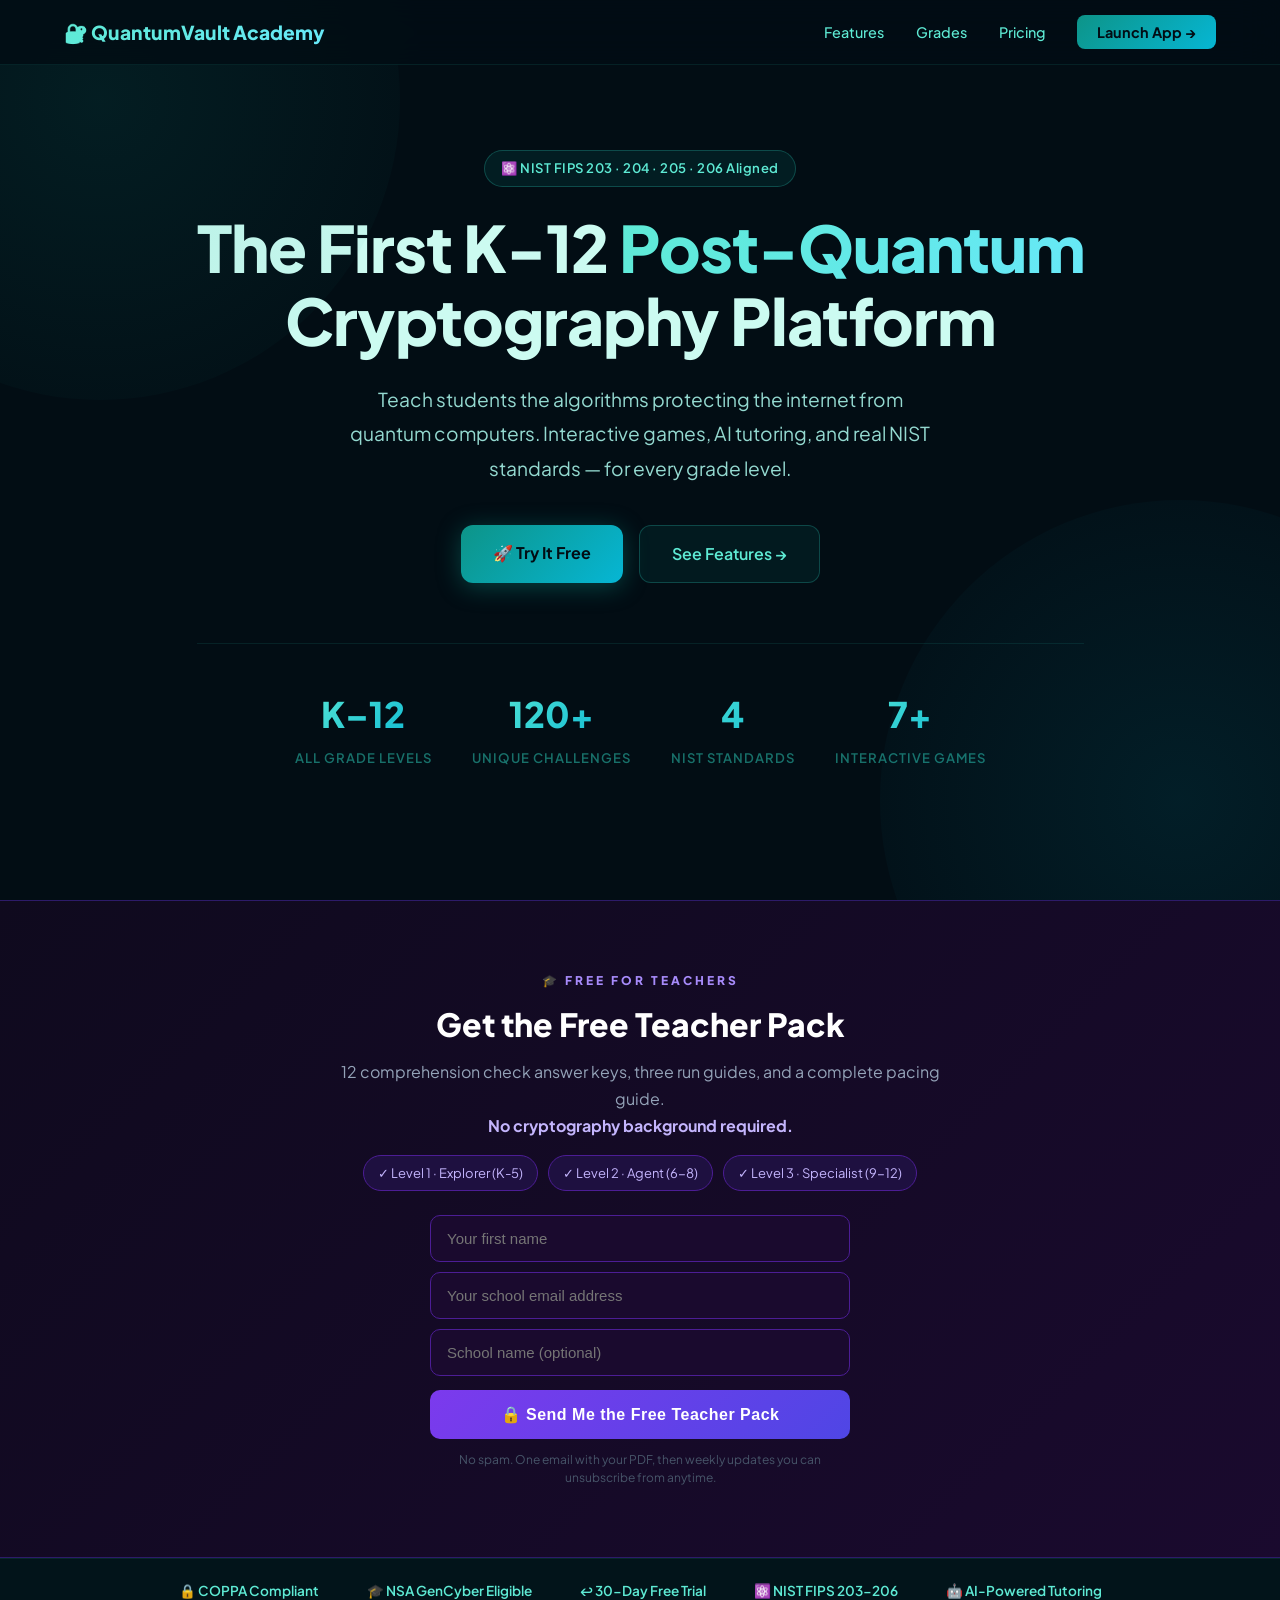
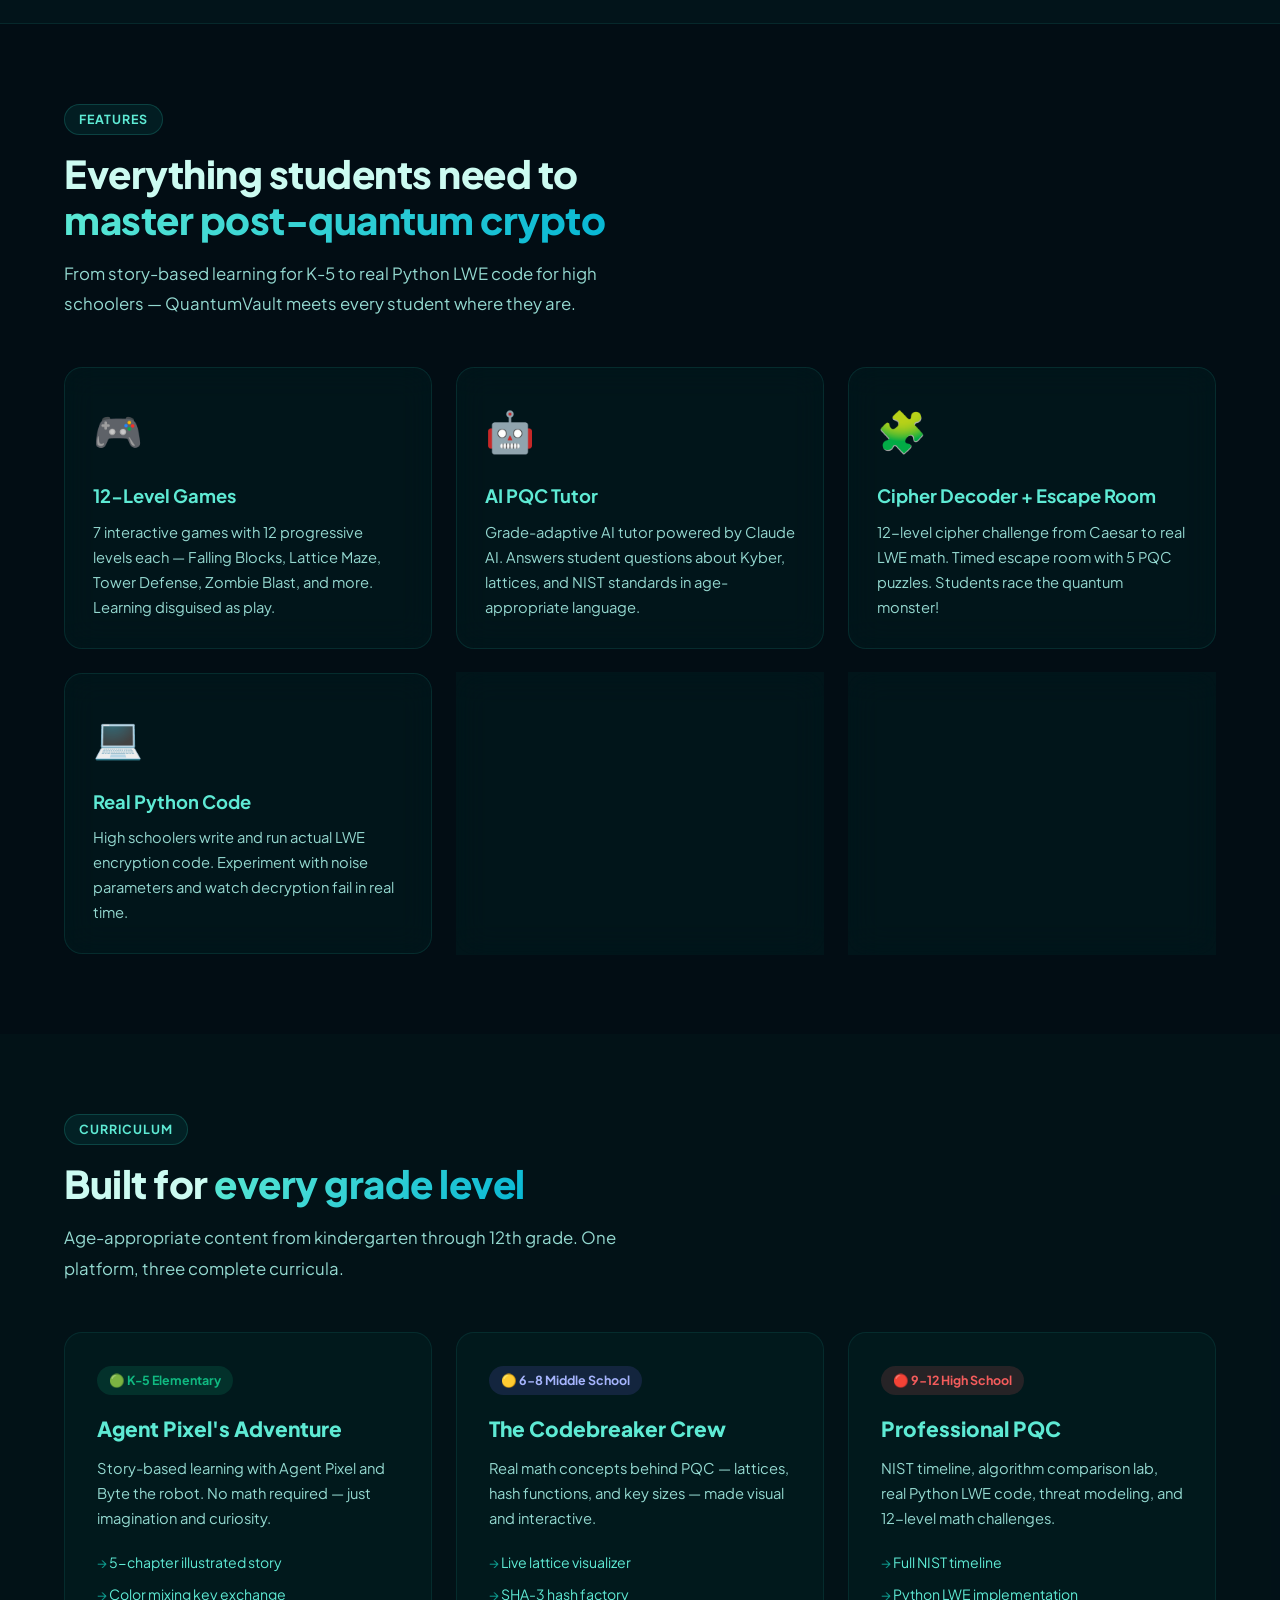
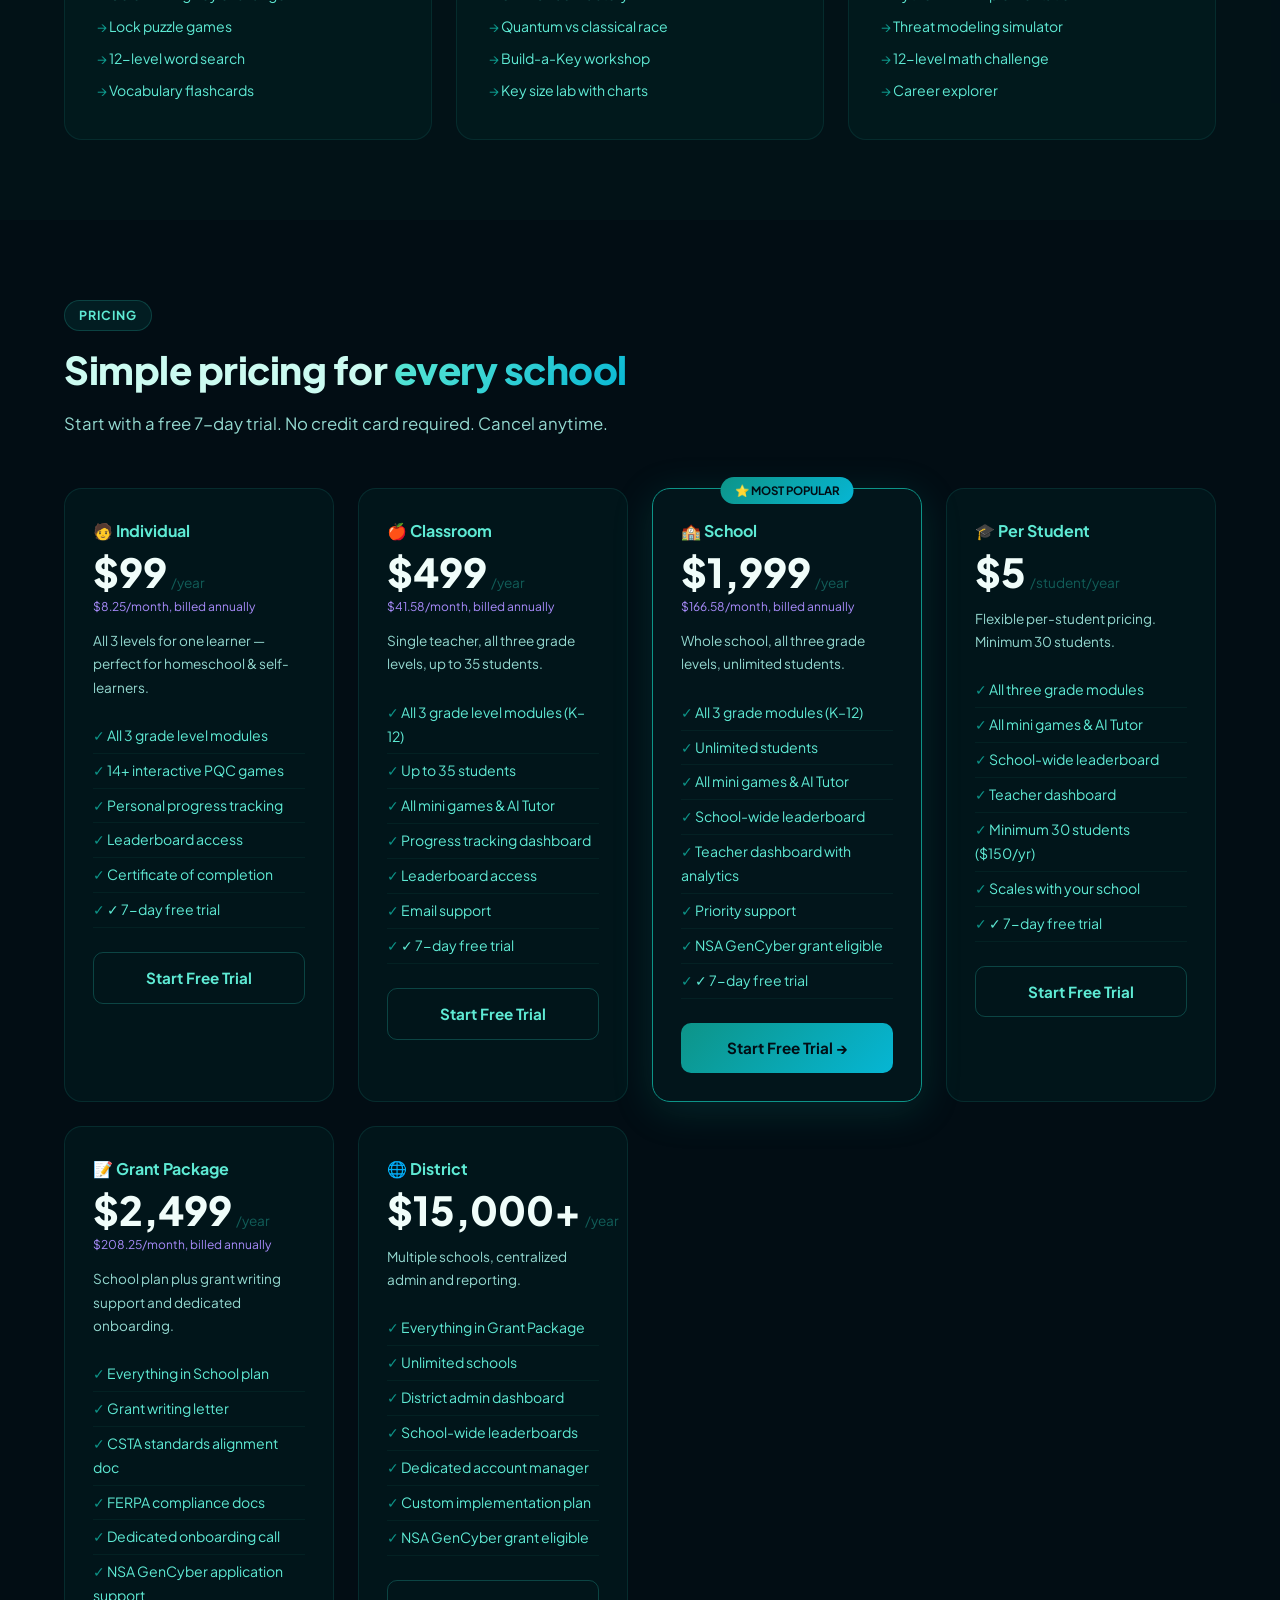
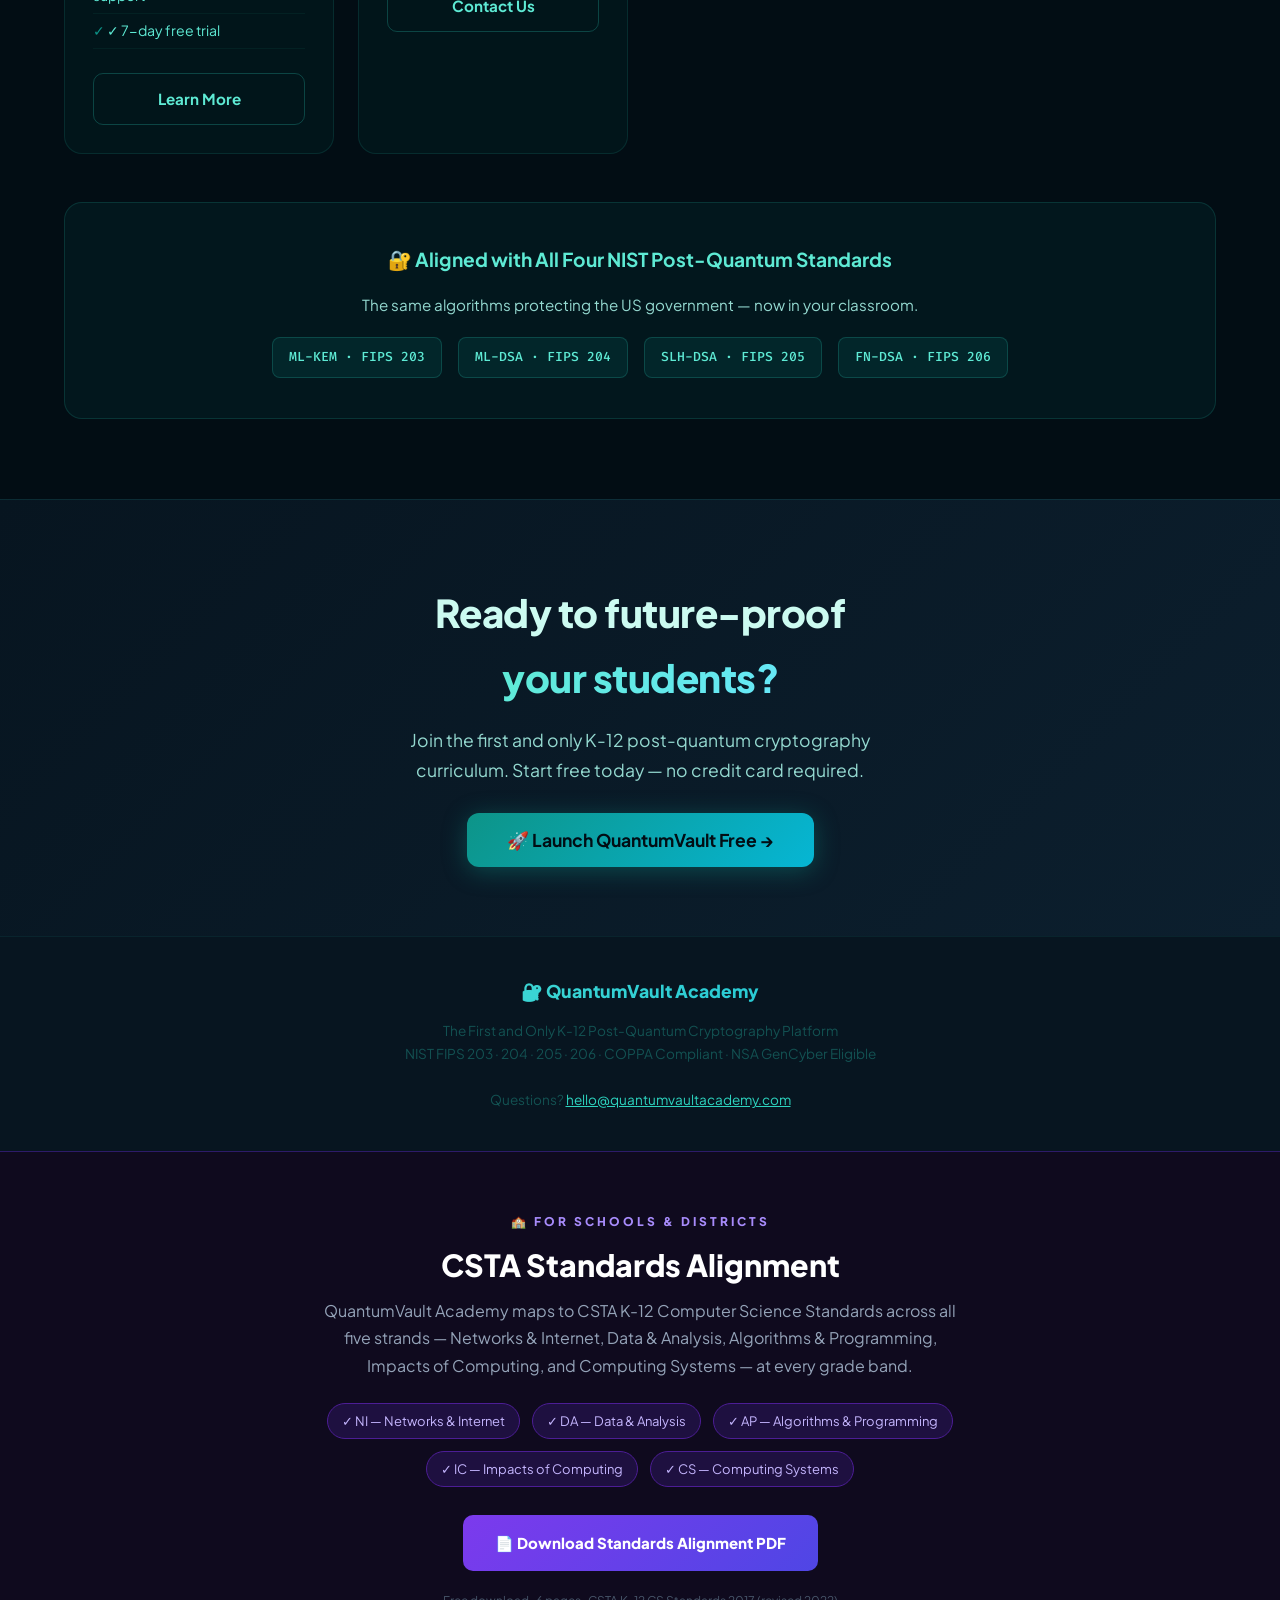
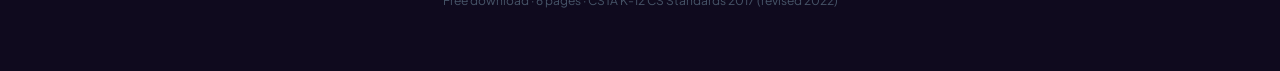
<file: landing/index.html>
<!DOCTYPE html>
<html lang="en">
<head>
    <meta charset="UTF-8">
    <meta name="viewport" content="width=device-width, initial-scale=1.0">
    <meta name="description" content="QuantumVault Academy — The only K-12 platform teaching NIST post-quantum cryptography standards (FIPS 203-206). Interactive games, AI tutoring, and real PQC curriculum for grades K-12.">
    <meta name="keywords" content="post-quantum cryptography, K-12 cybersecurity, NIST PQC, Kyber, Dilithium, SPHINCS+, Falcon, quantum computing education, FIPS 203, FIPS 204, FIPS 205, FIPS 206, cybersecurity curriculum">
    <meta name="author" content="QuantumVault Academy LLC">
    <meta name="robots" content="index, follow">
    <meta property="og:title" content="QuantumVault Academy — K-12 Post-Quantum Cryptography Education">
    <meta property="og:description" content="Teach students about quantum-safe encryption through interactive games and real NIST standards. Free to try!">
    <meta property="og:url" content="https://www.quantumvaultacademy.com">
    <meta property="og:type" content="website">
    <meta name="twitter:card" content="summary_large_image">
    <meta name="twitter:title" content="QuantumVault Academy — K-12 Post-Quantum Cryptography">
    <meta name="twitter:description" content="The only K-12 platform teaching all 4 NIST PQC standards. Free games, AI tutor, teacher dashboard.">
    <link rel="canonical" href="https://www.quantumvaultacademy.com">
<meta charset="UTF-8">
<meta name="viewport" content="width=device-width, initial-scale=1.0">
<title>QuantumVault Academy — K-12 Post-Quantum Cryptography</title>
<link rel="preconnect" href="https://fonts.googleapis.com">
<link href="https://fonts.googleapis.com/css2?family=Plus+Jakarta+Sans:wght@400;500;600;700;800&family=Fira+Code:wght@400;500&display=swap" rel="stylesheet">
<style>
*{margin:0;padding:0;box-sizing:border-box;}
:root{
    --teal:#0d9488;--teal-l:#2dd4bf;--teal-b:#5eead4;
    --cyan:#06b6d4;--cyan-l:#67e8f9;
    --navy:#020d14;--navy2:#071520;--navy3:#0c1f2e;
    --border:#164154;
}
body{font-family:'Plus Jakarta Sans',sans-serif;background:var(--navy);color:#ccfbf1;line-height:1.7;}

/* NAV */
nav{position:fixed;top:0;width:100%;z-index:100;
    background:rgba(2,13,20,0.85);backdrop-filter:blur(20px);
    border-bottom:1px solid rgba(45,212,191,0.1);padding:0 5%;}
.nav-inner{max-width:1200px;margin:0 auto;display:flex;
    justify-content:space-between;align-items:center;height:64px;}
.logo{font-size:1.2rem;font-weight:800;
    background:linear-gradient(135deg,var(--teal-b),var(--cyan-l));
    -webkit-background-clip:text;-webkit-text-fill-color:transparent;}
.nav-links{display:flex;gap:32px;list-style:none;}
.nav-links a{color:#5eead4;text-decoration:none;font-size:0.9rem;
    font-weight:500;transition:color 0.2s;}
.nav-links a:hover{color:var(--teal-b);}
.nav-cta{background:linear-gradient(135deg,var(--teal),var(--cyan));
    color:#020d14!important;padding:8px 20px;border-radius:8px;
    font-weight:700!important;transition:all 0.2s!important;}
.nav-cta:hover{box-shadow:0 4px 20px rgba(45,212,191,0.4);}

/* HERO */
.hero{min-height:100vh;display:flex;align-items:center;justify-content:center;
    text-align:center;padding:80px 5% 60px;position:relative;overflow:hidden;}
.hero::before{content:'';position:absolute;top:-200px;left:-200px;
    width:600px;height:600px;
    background:radial-gradient(circle,rgba(13,148,136,0.12),transparent);
    border-radius:50%;pointer-events:none;}
.hero::after{content:'';position:absolute;bottom:-200px;right:-200px;
    width:600px;height:600px;
    background:radial-gradient(circle,rgba(6,182,212,0.1),transparent);
    border-radius:50%;pointer-events:none;}
.hero-badge{display:inline-flex;align-items:center;gap:8px;
    background:rgba(13,148,136,0.12);border:1px solid rgba(45,212,191,0.25);
    border-radius:100px;padding:6px 16px;font-size:0.82rem;
    color:var(--teal-b);font-weight:600;margin-bottom:24px;letter-spacing:0.5px;}
h1{font-size:clamp(2.2rem,5vw,4rem);font-weight:800;line-height:1.15;
    margin-bottom:24px;letter-spacing:-1px;}
h1 span{background:linear-gradient(135deg,var(--teal-b),var(--cyan-l));
    -webkit-background-clip:text;-webkit-text-fill-color:transparent;}
.hero-sub{font-size:clamp(1rem,2vw,1.2rem);color:#94d9d0;max-width:580px;
    margin:0 auto 40px;line-height:1.8;}
.hero-btns{display:flex;gap:16px;justify-content:center;flex-wrap:wrap;}
.btn-primary{background:linear-gradient(135deg,var(--teal),var(--cyan));
    color:#020d14;padding:14px 32px;border-radius:12px;font-weight:700;
    font-size:1rem;text-decoration:none;transition:all 0.2s;
    box-shadow:0 4px 24px rgba(13,148,136,0.4);}
.btn-primary:hover{transform:translateY(-3px);box-shadow:0 8px 40px rgba(45,212,191,0.5);}
.btn-secondary{background:rgba(13,148,136,0.1);color:var(--teal-b);
    padding:14px 32px;border-radius:12px;font-weight:600;font-size:1rem;
    text-decoration:none;border:1px solid rgba(45,212,191,0.25);transition:all 0.2s;}
.btn-secondary:hover{background:rgba(13,148,136,0.2);border-color:var(--teal-l);}
.hero-stats{display:flex;gap:40px;justify-content:center;flex-wrap:wrap;
    margin-top:60px;padding-top:40px;border-top:1px solid rgba(45,212,191,0.1);}
.stat{text-align:center;}
.stat-n{font-size:2.2rem;font-weight:800;
    background:linear-gradient(135deg,var(--teal-b),var(--cyan));
    -webkit-background-clip:text;-webkit-text-fill-color:transparent;}
.stat-l{font-size:0.82rem;color:#2dd4bf80;font-weight:600;
    text-transform:uppercase;letter-spacing:1px;margin-top:4px;}

/* TRUST BAR */
.trust{background:rgba(13,148,136,0.05);border-top:1px solid rgba(45,212,191,0.1);
    border-bottom:1px solid rgba(45,212,191,0.1);padding:20px 5%;}
.trust-inner{max-width:1200px;margin:0 auto;display:flex;
    justify-content:center;gap:48px;flex-wrap:wrap;}
.trust-item{display:flex;align-items:center;gap:8px;
    font-size:0.85rem;color:#5eead4;font-weight:600;}

/* SECTIONS */
section{padding:80px 5%;}
.section-inner{max-width:1200px;margin:0 auto;}
.section-tag{display:inline-block;background:rgba(13,148,136,0.12);
    border:1px solid rgba(45,212,191,0.2);border-radius:100px;
    padding:4px 14px;font-size:0.78rem;color:var(--teal-b);
    font-weight:700;letter-spacing:1px;text-transform:uppercase;margin-bottom:16px;}
.section-title{font-size:clamp(1.8rem,3vw,2.6rem);font-weight:800;
    line-height:1.2;margin-bottom:16px;letter-spacing:-0.5px;}
.section-title span{background:linear-gradient(135deg,var(--teal-b),var(--cyan));
    -webkit-background-clip:text;-webkit-text-fill-color:transparent;}
.section-sub{font-size:1.05rem;color:#94d9d0;max-width:560px;line-height:1.8;}

/* FEATURES */
.features-grid{display:grid;grid-template-columns:repeat(auto-fit,minmax(300px,1fr));
    gap:24px;margin-top:48px;}
.feature-card{background:rgba(13,148,136,0.06);
    backdrop-filter:blur(16px);border:1px solid rgba(45,212,191,0.12);
    border-radius:18px;padding:28px;transition:all 0.3s;position:relative;overflow:hidden;}
.feature-card::before{content:'';position:absolute;top:0;left:0;right:0;height:2px;
    background:linear-gradient(90deg,var(--teal),var(--cyan));opacity:0;transition:opacity 0.3s;}
.feature-card:hover{transform:translateY(-4px);
    box-shadow:0 16px 48px rgba(13,148,136,0.15);
    border-color:rgba(45,212,191,0.25);}
.feature-card:hover::before{opacity:1;}
.feature-icon{font-size:2.5rem;margin-bottom:16px;display:block;}
.feature-title{font-size:1.15rem;font-weight:700;color:var(--teal-b);margin-bottom:8px;}
.feature-desc{font-size:0.92rem;color:#94d9d0;line-height:1.7;}

/* GRADES */
.grades-grid{display:grid;grid-template-columns:repeat(auto-fit,minmax(280px,1fr));
    gap:24px;margin-top:48px;}
.grade-card{border-radius:18px;padding:32px;
    border:1px solid rgba(45,212,191,0.1);
    background:rgba(13,148,136,0.05);transition:all 0.3s;}
.grade-card:hover{transform:translateY(-4px);}
.grade-label{display:inline-block;padding:4px 12px;border-radius:100px;
    font-size:0.78rem;font-weight:700;margin-bottom:16px;}
.grade-title{font-size:1.3rem;font-weight:800;color:var(--teal-b);margin-bottom:10px;}
.grade-desc{font-size:0.92rem;color:#94d9d0;line-height:1.7;margin-bottom:16px;}
.grade-features{list-style:none;}
.grade-features li{font-size:0.88rem;color:#5eead4;padding:4px 0;}
.grade-features li::before{content:'→ ';color:var(--teal);}

/* PRICING */
.pricing-grid{display:grid;grid-template-columns:repeat(auto-fit,minmax(260px,1fr));
    gap:24px;margin-top:48px;}
.price-card{background:rgba(13,148,136,0.06);border:1px solid rgba(45,212,191,0.12);
    border-radius:18px;padding:28px;transition:all 0.3s;position:relative;}
.price-card.popular{border-color:var(--teal);
    box-shadow:0 8px 40px rgba(13,148,136,0.2);}
.popular-badge{position:absolute;top:-12px;left:50%;transform:translateX(-50%);
    background:linear-gradient(135deg,var(--teal),var(--cyan));
    color:#020d14;font-size:0.72rem;font-weight:700;
    padding:4px 14px;border-radius:100px;white-space:nowrap;}
.price-name{font-size:1rem;font-weight:700;color:var(--teal-b);margin-bottom:8px;}
.price-amount{font-size:2.5rem;font-weight:800;color:#f0fdfa;line-height:1;}
.price-period{font-size:0.85rem;color:#2dd4bf60;margin-left:4px;}
.price-desc{font-size:0.85rem;color:#94d9d0;margin:12px 0 20px;}
.price-features{list-style:none;margin-bottom:24px;}
.price-features li{font-size:0.88rem;color:#5eead4;padding:5px 0;
    border-bottom:1px solid rgba(45,212,191,0.06);}
.price-features li::before{content:'✓  ';color:var(--teal);}
.price-btn{display:block;text-align:center;padding:12px;border-radius:10px;
    font-weight:700;font-size:0.95rem;text-decoration:none;transition:all 0.2s;}
.price-btn-primary{background:linear-gradient(135deg,var(--teal),var(--cyan));color:#020d14;}
.price-btn-primary:hover{box-shadow:0 4px 20px rgba(45,212,191,0.4);transform:translateY(-2px);}
.price-btn-outline{background:transparent;color:var(--teal-b);
    border:1px solid rgba(45,212,191,0.25);}
.price-btn-outline:hover{background:rgba(13,148,136,0.12);}

/* NIST BANNER */
.nist-banner{background:rgba(13,148,136,0.08);border:1px solid rgba(45,212,191,0.15);
    border-radius:18px;padding:40px;text-align:center;margin-top:48px;}
.nist-title{font-size:1.2rem;font-weight:700;color:var(--teal-b);margin-bottom:16px;}
.nist-algos{display:flex;gap:16px;justify-content:center;flex-wrap:wrap;margin-top:20px;}
.algo-chip{background:rgba(13,148,136,0.12);border:1px solid rgba(45,212,191,0.2);
    border-radius:8px;padding:8px 16px;font-size:0.82rem;
    color:var(--teal-b);font-family:'Fira Code',monospace;font-weight:500;}

/* CTA */
.cta{background:linear-gradient(135deg,var(--navy2),var(--navy3));
    border-top:1px solid rgba(45,212,191,0.1);text-align:center;padding:80px 5%;}
.cta h2{font-size:clamp(1.8rem,3vw,2.8rem);font-weight:800;
    margin-bottom:16px;letter-spacing:-0.5px;}
.cta p{font-size:1.1rem;color:#94d9d0;max-width:500px;margin:0 auto 40px;}

/* FOOTER */
footer{background:var(--navy2);border-top:1px solid rgba(45,212,191,0.08);
    padding:40px 5%;text-align:center;}
.footer-logo{font-size:1.1rem;font-weight:800;
    background:linear-gradient(135deg,var(--teal-b),var(--cyan));
    -webkit-background-clip:text;-webkit-text-fill-color:transparent;
    margin-bottom:12px;}
footer p{font-size:0.85rem;color:#2dd4bf50;line-height:1.7;}

/* Mobile */
@media(max-width:768px){
    .nav-links{display:none;}
    .hero-stats{gap:24px;}
    .trust-inner{gap:24px;}
    .stat-n{font-size:1.8rem;}
}
</style>
</head>
<body>
<!-- Netlify Forms detection -->
<form name="teacher-pack" netlify netlify-honeypot="bot-field" hidden>
  <input type="text" name="name">
  <input type="email" name="email">
  <input type="text" name="school">
</form>

<nav>
  <div class="nav-inner">
    <div class="logo">🔐 QuantumVault Academy</div>
    <ul class="nav-links">
      <li><a href="#features">Features</a></li>
      <li><a href="#grades">Grades</a></li>
      <li><a href="#pricing">Pricing</a></li>
      <li><a href="https://quantumvaultacademy.streamlit.app" class="nav-cta">Launch App →</a></li>
    </ul>
  </div>
</nav>

<section class="hero">
  <div>
    <div class="hero-badge">⚛️ NIST FIPS 203 · 204 · 205 · 206 Aligned</div>
    <h1>The First K-12 <span>Post-Quantum</span><br>Cryptography Platform</h1>
    <p class="hero-sub">Teach students the algorithms protecting the internet from quantum computers. Interactive games, AI tutoring, and real NIST standards — for every grade level.</p>
    <div class="hero-btns">
      <a href="https://quantumvaultacademy.streamlit.app" class="btn-primary">🚀 Try It Free</a>
      <a href="#features" class="btn-secondary">See Features →</a>
    </div>
    <div class="hero-stats">
      <div class="stat"><div class="stat-n">K–12</div><div class="stat-l">All Grade Levels</div></div>
      <div class="stat"><div class="stat-n">120+</div><div class="stat-l">Unique Challenges</div></div>
      <div class="stat"><div class="stat-n">4</div><div class="stat-l">NIST Standards</div></div>
      <div class="stat"><div class="stat-n">7+</div><div class="stat-l">Interactive Games</div></div>
    </div>
  </div>
</section>

<section id="free" style="background:linear-gradient(135deg,#0f0a1e 0%,#1a0a2e 100%);padding:70px 20px;text-align:center;border-top:1px solid #2d1b69;border-bottom:1px solid #2d1b69;">
  <div style="max-width:600px;margin:0 auto;">
    <p style="color:#a78bfa;font-size:12px;font-weight:800;letter-spacing:3px;text-transform:uppercase;margin-bottom:14px;">
      &#127891; Free for Teachers
    </p>
    <h2 style="color:white;font-size:2rem;font-weight:800;margin-bottom:14px;line-height:1.2;">
      Get the Free Teacher Pack
    </h2>
    <p style="color:#94a3b8;font-size:1rem;line-height:1.7;margin-bottom:10px;">
      12 comprehension check answer keys, three run guides, and a complete pacing guide.<br>
      <strong style="color:#c4b5fd;">No cryptography background required.</strong>
    </p>
    <div style="display:flex;gap:10px;justify-content:center;flex-wrap:wrap;margin:16px 0 24px;">
      <span style="background:#1e1040;border:1px solid #4c1d95;border-radius:20px;padding:6px 14px;color:#c4b5fd;font-size:13px;">&#10003; Level 1 · Explorer (K-5)</span>
      <span style="background:#1e1040;border:1px solid #4c1d95;border-radius:20px;padding:6px 14px;color:#c4b5fd;font-size:13px;">&#10003; Level 2 · Agent (6-8)</span>
      <span style="background:#1e1040;border:1px solid #4c1d95;border-radius:20px;padding:6px 14px;color:#c4b5fd;font-size:13px;">&#10003; Level 3 · Specialist (9-12)</span>
    </div>
    <!-- Kit (ConvertKit) embed form — replace the form below with your Kit embed code -->
    <form name="teacher-pack" netlify style="max-width:420px;margin:0 auto;">
      <input type="hidden" name="form-name" value="teacher-pack">
      <input
        type="text"
        name="name"
        placeholder="Your first name"
        required
        style="width:100%;padding:14px 16px;border-radius:10px;border:1px solid #4c1d95;
        background:#1a0a2e;color:white;font-size:15px;margin-bottom:10px;
        box-sizing:border-box;outline:none;"
      >
      <input
        type="email"
        name="email"
        placeholder="Your school email address"
        required
        style="width:100%;padding:14px 16px;border-radius:10px;border:1px solid #4c1d95;
        background:#1a0a2e;color:white;font-size:15px;margin-bottom:10px;
        box-sizing:border-box;outline:none;"
      >
      <input
        type="text"
        name="school"
        placeholder="School name (optional)"
        style="width:100%;padding:14px 16px;border-radius:10px;border:1px solid #4c1d95;
        background:#1a0a2e;color:white;font-size:15px;margin-bottom:14px;
        box-sizing:border-box;outline:none;"
      >
      <button
        type="submit"
        style="width:100%;padding:15px;border-radius:10px;border:none;
        background:linear-gradient(135deg,#7c3aed,#4f46e5);color:white;
        font-size:16px;font-weight:800;cursor:pointer;letter-spacing:0.5px;">
        &#128274; Send Me the Free Teacher Pack
      </button>
      <p style="color:#475569;font-size:12px;margin-top:12px;line-height:1.5;">
        No spam. One email with your PDF, then weekly updates you can unsubscribe from anytime.
      </p>
    </form>
  </div>
</section>


<div class="trust">
  <div class="trust-inner">
    <div class="trust-item">🔒 COPPA Compliant</div>
    <div class="trust-item">🎓 NSA GenCyber Eligible</div>
    <div class="trust-item">↩️ 30-Day Free Trial</div>
    <div class="trust-item">⚛️ NIST FIPS 203-206</div>
    <div class="trust-item">🤖 AI-Powered Tutoring</div>
  </div>
</div>

<section id="features">
  <div class="section-inner">
    <div class="section-tag">Features</div>
    <h2 class="section-title">Everything students need to<br><span>master post-quantum crypto</span></h2>
    <p class="section-sub">From story-based learning for K-5 to real Python LWE code for high schoolers — QuantumVault meets every student where they are.</p>
    <div class="features-grid">
      <div class="feature-card">
        <span class="feature-icon">🎮</span>
        <div class="feature-title">12-Level Games</div>
        <div class="feature-desc">7 interactive games with 12 progressive levels each — Falling Blocks, Lattice Maze, Tower Defense, Zombie Blast, and more. Learning disguised as play.</div>
      </div>
      <div class="feature-card">
        <span class="feature-icon">🤖</span>
        <div class="feature-title">AI PQC Tutor</div>
        <div class="feature-desc">Grade-adaptive AI tutor powered by Claude AI. Answers student questions about Kyber, lattices, and NIST standards in age-appropriate language.</div>
      </div>
      <div class="feature-card">
        <span class="feature-icon">🧩</span>
        <div class="feature-title">Cipher Decoder + Escape Room</div>
        <div class="feature-desc">12-level cipher challenge from Caesar to real LWE math. Timed escape room with 5 PQC puzzles. Students race the quantum monster!</div>
      </div>
      <div class="feature-card">
        <span class="feature-icon">💻</span>
        <div class="feature-title">Real Python Code</div>
        <div class="feature-desc">High schoolers write and run actual LWE encryption code. Experiment with noise parameters and watch decryption fail in real time.</div>
      </div>
      <div class="feature-card">
        <span class="feature-icon">📊</span>
        <div class="feature-title">Teacher Dashboard</div>
        <div class="feature-desc">Track every student's XP, badges, and completion rates. Export class data as CSV. Set weekly challenges and monitor engagement.</div>
      </div>
      <div class="feature-card">
        <span class="feature-icon">🏆</span>
        <div class="feature-title">XP, Badges & Certificates</div>
        <div class="feature-desc">Students earn XP, unlock trading cards, customize their character, and download printed certificates of completion. Parents love sharing these.</div>
      </div>
    </div>
  </div>
</section>

<section id="grades" style="background:rgba(13,148,136,0.03);">
  <div class="section-inner">
    <div class="section-tag">Curriculum</div>
    <h2 class="section-title">Built for <span>every grade level</span></h2>
    <p class="section-sub">Age-appropriate content from kindergarten through 12th grade. One platform, three complete curricula.</p>
    <div class="grades-grid">
      <div class="grade-card">
        <span class="grade-label" style="background:rgba(16,185,129,0.15);color:#10b981">🟢 K-5 Elementary</span>
        <div class="grade-title">Agent Pixel's Adventure</div>
        <div class="grade-desc">Story-based learning with Agent Pixel and Byte the robot. No math required — just imagination and curiosity.</div>
        <ul class="grade-features">
          <li>5-chapter illustrated story</li>
          <li>Color mixing key exchange</li>
          <li>Lock puzzle games</li>
          <li>12-level word search</li>
          <li>Vocabulary flashcards</li>
        </ul>
      </div>
      <div class="grade-card">
        <span class="grade-label" style="background:rgba(124,109,250,0.15);color:#a5b4fc">🟡 6-8 Middle School</span>
        <div class="grade-title">The Codebreaker Crew</div>
        <div class="grade-desc">Real math concepts behind PQC — lattices, hash functions, and key sizes — made visual and interactive.</div>
        <ul class="grade-features">
          <li>Live lattice visualizer</li>
          <li>SHA-3 hash factory</li>
          <li>Quantum vs classical race</li>
          <li>Build-a-Key workshop</li>
          <li>Key size lab with charts</li>
        </ul>
      </div>
      <div class="grade-card">
        <span class="grade-label" style="background:rgba(244,92,92,0.15);color:#f45c5c">🔴 9-12 High School</span>
        <div class="grade-title">Professional PQC</div>
        <div class="grade-desc">NIST timeline, algorithm comparison lab, real Python LWE code, threat modeling, and 12-level math challenges.</div>
        <ul class="grade-features">
          <li>Full NIST timeline</li>
          <li>Python LWE implementation</li>
          <li>Threat modeling simulator</li>
          <li>12-level math challenge</li>
          <li>Career explorer</li>
        </ul>
      </div>
    </div>
  </div>
</section>

<section id="pricing">
  <div class="section-inner">
    <div class="section-tag">Pricing</div>
    <h2 class="section-title">Simple pricing for <span>every school</span></h2>
    <p class="section-sub">Start with a free 7-day trial. No credit card required. Cancel anytime.</p>
    <div class="pricing-grid">

      <div class="price-card">
        <div class="price-name">&#129489; Individual</div>
        <div><span class="price-amount">$99</span><span class="price-period">/year</span></div>
        <div style="color:#a78bfa;font-size:12px;margin-top:2px;">$8.25/month, billed annually</div>
        <div class="price-desc">All 3 levels for one learner &mdash; perfect for homeschool &amp; self-learners.</div>
        <ul class="price-features">
          <li>All 3 grade level modules</li>
          <li>14+ interactive PQC games</li>
          <li>Personal progress tracking</li>
          <li>Leaderboard access</li>
          <li>Certificate of completion</li>
          <li>&#10003; 7-day free trial</li>
        </ul>
        <a href="https://quantumvaultacademy.streamlit.app?plan=individual" class="price-btn price-btn-outline">Start Free Trial</a>
      </div>

      <div class="price-card">
        <div class="price-name">&#127822; Classroom</div>
        <div><span class="price-amount">$499</span><span class="price-period">/year</span></div>
        <div style="color:#a78bfa;font-size:12px;margin-top:2px;">$41.58/month, billed annually</div>
        <div class="price-desc">Single teacher, all three grade levels, up to 35 students.</div>
        <ul class="price-features">
          <li>All 3 grade level modules (K&ndash;12)</li>
          <li>Up to 35 students</li>
          <li>All mini games &amp; AI Tutor</li>
          <li>Progress tracking dashboard</li>
          <li>Leaderboard access</li>
          <li>Email support</li>
          <li>&#10003; 7-day free trial</li>
        </ul>
        <a href="https://quantumvaultacademy.streamlit.app?plan=classroom" class="price-btn price-btn-outline">Start Free Trial</a>
      </div>

      <div class="price-card popular">
        <div class="popular-badge">&#11088; MOST POPULAR</div>
        <div class="price-name">&#127979; School</div>
        <div><span class="price-amount">$1,999</span><span class="price-period">/year</span></div>
        <div style="color:#a78bfa;font-size:12px;margin-top:2px;">$166.58/month, billed annually</div>
        <div class="price-desc">Whole school, all three grade levels, unlimited students.</div>
        <ul class="price-features">
          <li>All 3 grade modules (K&ndash;12)</li>
          <li>Unlimited students</li>
          <li>All mini games &amp; AI Tutor</li>
          <li>School-wide leaderboard</li>
          <li>Teacher dashboard with analytics</li>
          <li>Priority support</li>
          <li>NSA GenCyber grant eligible</li>
          <li>&#10003; 7-day free trial</li>
        </ul>
        <a href="https://quantumvaultacademy.streamlit.app?plan=school" class="price-btn price-btn-primary">Start Free Trial &rarr;</a>
      </div>

      <div class="price-card">
        <div class="price-name">&#127891; Per Student</div>
        <div><span class="price-amount">$5</span><span class="price-period">/student/year</span></div>
        <div class="price-desc">Flexible per-student pricing. Minimum 30 students.</div>
        <ul class="price-features">
          <li>All three grade modules</li>
          <li>All mini games &amp; AI Tutor</li>
          <li>School-wide leaderboard</li>
          <li>Teacher dashboard</li>
          <li>Minimum 30 students ($150/yr)</li>
          <li>Scales with your school</li>
          <li>&#10003; 7-day free trial</li>
        </ul>
        <a href="https://quantumvaultacademy.streamlit.app?plan=per_student" class="price-btn price-btn-outline">Start Free Trial</a>
      </div>

      <div class="price-card">
        <div class="price-name">&#128221; Grant Package</div>
        <div><span class="price-amount">$2,499</span><span class="price-period">/year</span></div>
        <div style="color:#a78bfa;font-size:12px;margin-top:2px;">$208.25/month, billed annually</div>
        <div class="price-desc">School plan plus grant writing support and dedicated onboarding.</div>
        <ul class="price-features">
          <li>Everything in School plan</li>
          <li>Grant writing letter</li>
          <li>CSTA standards alignment doc</li>
          <li>FERPA compliance docs</li>
          <li>Dedicated onboarding call</li>
          <li>NSA GenCyber application support</li>
          <li>&#10003; 7-day free trial</li>
        </ul>
        <a href="https://quantumvaultacademy.streamlit.app?plan=grant" class="price-btn price-btn-outline">Learn More</a>
      </div>

      <div class="price-card">
        <div class="price-name">&#127760; District</div>
        <div><span class="price-amount">$15,000+</span><span class="price-period">/year</span></div>
        <div class="price-desc">Multiple schools, centralized admin and reporting.</div>
        <ul class="price-features">
          <li>Everything in Grant Package</li>
          <li>Unlimited schools</li>
          <li>District admin dashboard</li>
          <li>School-wide leaderboards</li>
          <li>Dedicated account manager</li>
          <li>Custom implementation plan</li>
          <li>NSA GenCyber grant eligible</li>
        </ul>
        <a href="mailto:hello@quantumvaultacademy.com" class="price-btn price-btn-outline">Contact Us</a>
      </div>

    </div>
<div class="nist-banner">
      <div class="nist-title">🔐 Aligned with All Four NIST Post-Quantum Standards</div>
      <p style="color:#94d9d0;font-size:0.95rem">The same algorithms protecting the US government — now in your classroom.</p>
      <div class="nist-algos">
        <div class="algo-chip">ML-KEM · FIPS 203</div>
        <div class="algo-chip">ML-DSA · FIPS 204</div>
        <div class="algo-chip">SLH-DSA · FIPS 205</div>
        <div class="algo-chip">FN-DSA · FIPS 206</div>
      </div>
    </div>
  </div>
</section>

<section class="cta">
  <h2>Ready to future-proof<br><span style="background:linear-gradient(135deg,#5eead4,#67e8f9);-webkit-background-clip:text;-webkit-text-fill-color:transparent">your students?</span></h2>
  <p>Join the first and only K-12 post-quantum cryptography curriculum. Start free today — no credit card required.</p>
  <a href="https://quantumvaultacademy.streamlit.app" class="btn-primary" style="font-size:1.1rem;padding:16px 40px;">🚀 Launch QuantumVault Free →</a>
</section>

<footer>
  <div class="footer-logo">🔐 QuantumVault Academy</div>
  <p>The First and Only K-12 Post-Quantum Cryptography Platform<br>
  NIST FIPS 203 · 204 · 205 · 206 · COPPA Compliant · NSA GenCyber Eligible<br><br>
  Questions? <a href="mailto:hello@quantumvaultacademy.com" style="color:#2dd4bf">hello@quantumvaultacademy.com</a></p>
</footer>


<section id="standards" style="background:#0f0a1e;padding:60px 20px;text-align:center;border-top:1px solid #2d1b69;">
  <div style="max-width:650px;margin:0 auto;">
    <p style="color:#a78bfa;font-size:12px;font-weight:800;letter-spacing:3px;text-transform:uppercase;margin-bottom:14px;">
      &#127979; For Schools &amp; Districts
    </p>
    <h2 style="color:white;font-size:1.9rem;font-weight:800;margin-bottom:14px;line-height:1.2;">
      CSTA Standards Alignment
    </h2>
    <p style="color:#94a3b8;font-size:1rem;line-height:1.7;margin-bottom:24px;">
      QuantumVault Academy maps to CSTA K-12 Computer Science Standards across all five strands
      &mdash; Networks &amp; Internet, Data &amp; Analysis, Algorithms &amp; Programming,
      Impacts of Computing, and Computing Systems &mdash; at every grade band.
    </p>
    <div style="display:flex;gap:12px;justify-content:center;flex-wrap:wrap;margin-bottom:28px;">
      <span style="background:#1e1040;border:1px solid #4c1d95;border-radius:20px;padding:6px 14px;color:#c4b5fd;font-size:13px;">&#10003; NI &mdash; Networks &amp; Internet</span>
      <span style="background:#1e1040;border:1px solid #4c1d95;border-radius:20px;padding:6px 14px;color:#c4b5fd;font-size:13px;">&#10003; DA &mdash; Data &amp; Analysis</span>
      <span style="background:#1e1040;border:1px solid #4c1d95;border-radius:20px;padding:6px 14px;color:#c4b5fd;font-size:13px;">&#10003; AP &mdash; Algorithms &amp; Programming</span>
      <span style="background:#1e1040;border:1px solid #4c1d95;border-radius:20px;padding:6px 14px;color:#c4b5fd;font-size:13px;">&#10003; IC &mdash; Impacts of Computing</span>
      <span style="background:#1e1040;border:1px solid #4c1d95;border-radius:20px;padding:6px 14px;color:#c4b5fd;font-size:13px;">&#10003; CS &mdash; Computing Systems</span>
    </div>
    <a href="/QVA_CSTA_Alignment.pdf" download
      style="display:inline-block;padding:15px 32px;border-radius:10px;border:none;
      background:linear-gradient(135deg,#7c3aed,#4f46e5);color:white;
      font-size:15px;font-weight:800;cursor:pointer;text-decoration:none;margin-bottom:10px;">
      &#128196; Download Standards Alignment PDF
    </a>
    <p style="color:#475569;font-size:12px;margin-top:10px;">
      Free download &middot; 6 pages &middot; CSTA K-12 CS Standards 2017 (revised 2022)
    </p>
  </div>
</section>

</body>
</html>
</file>
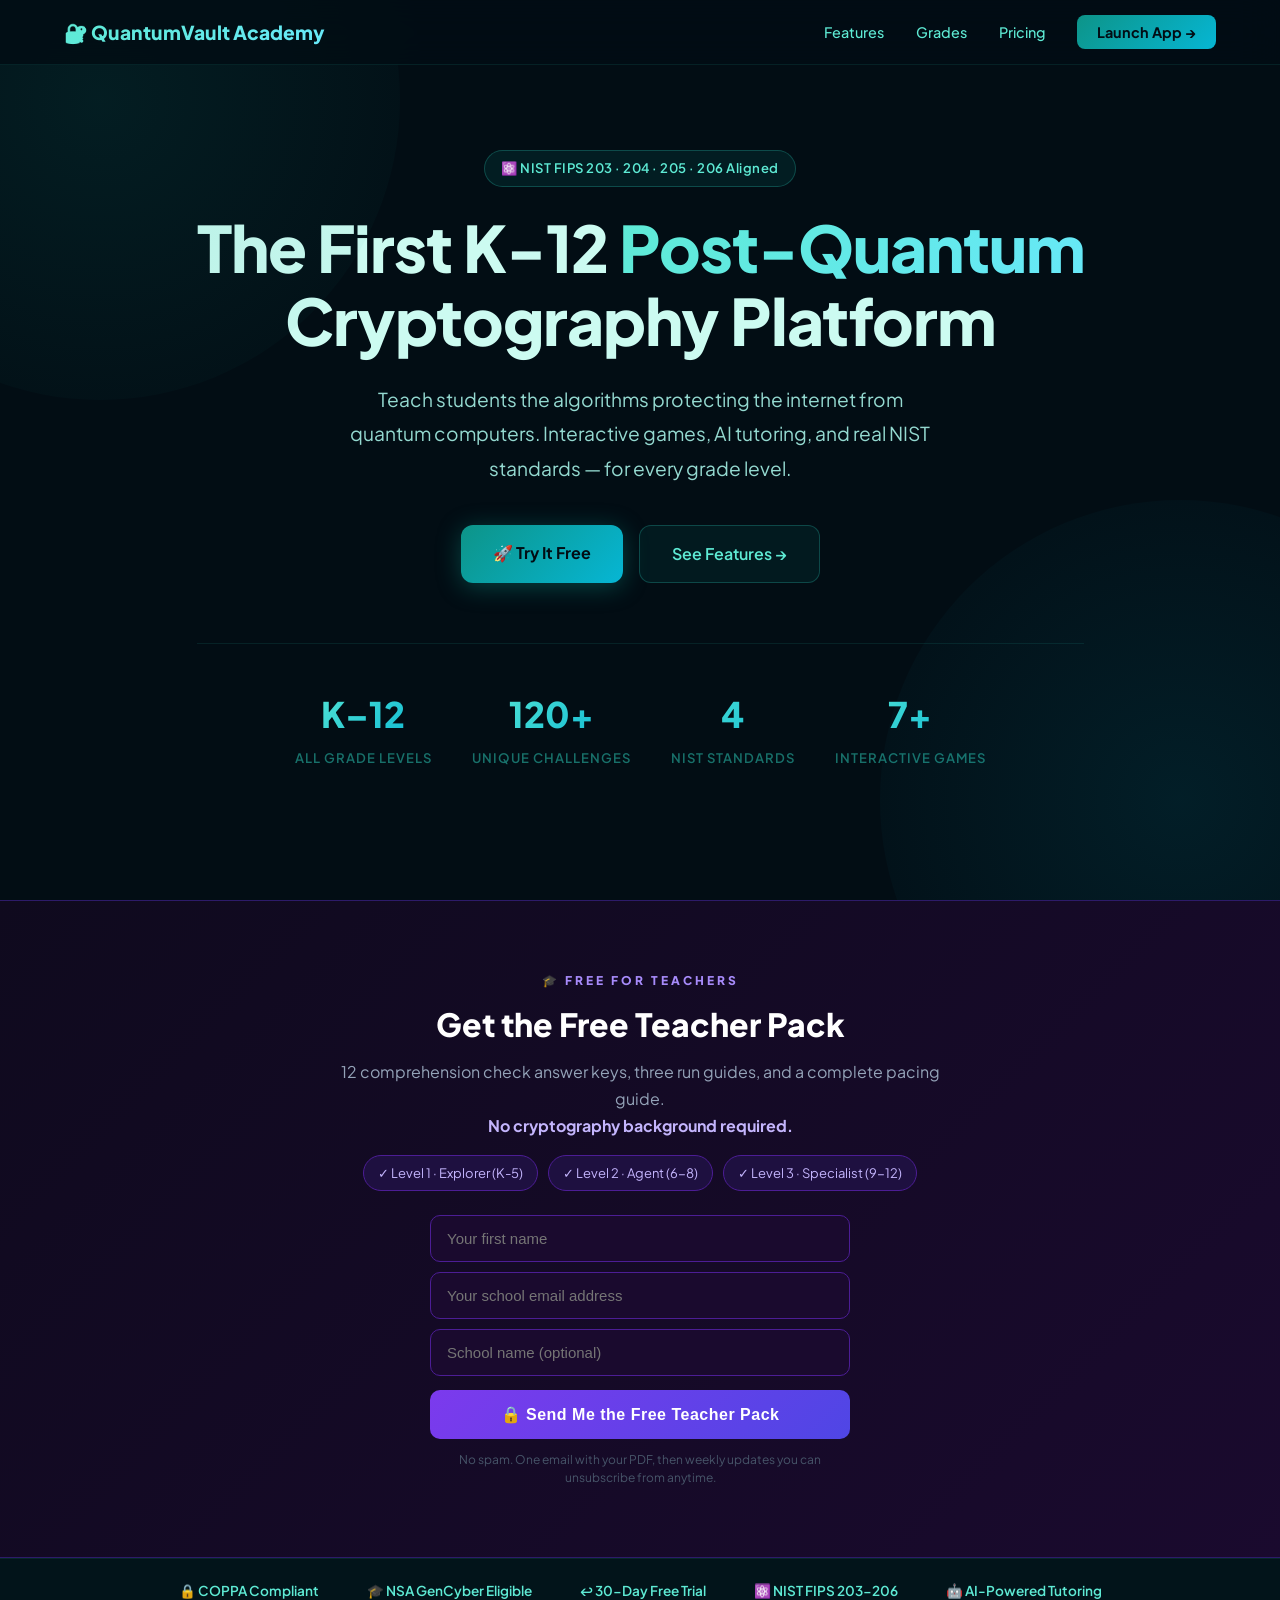
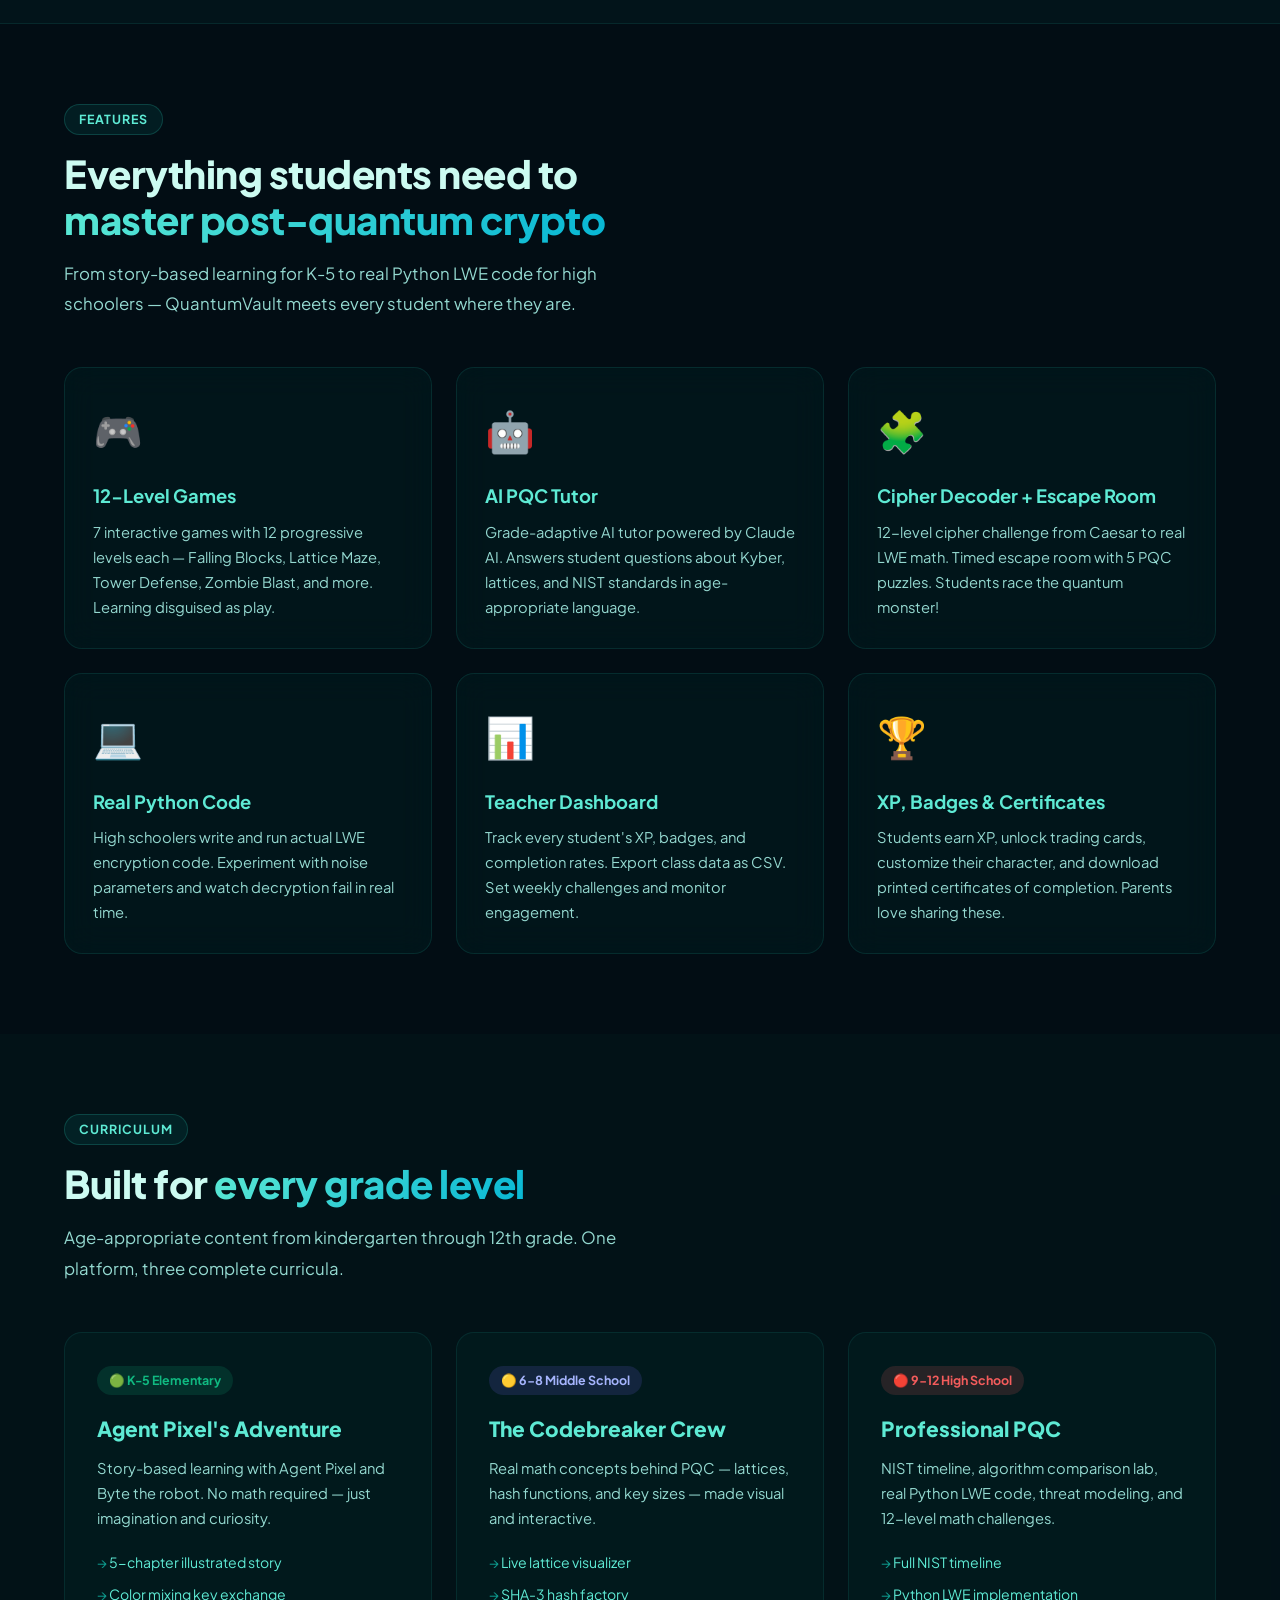
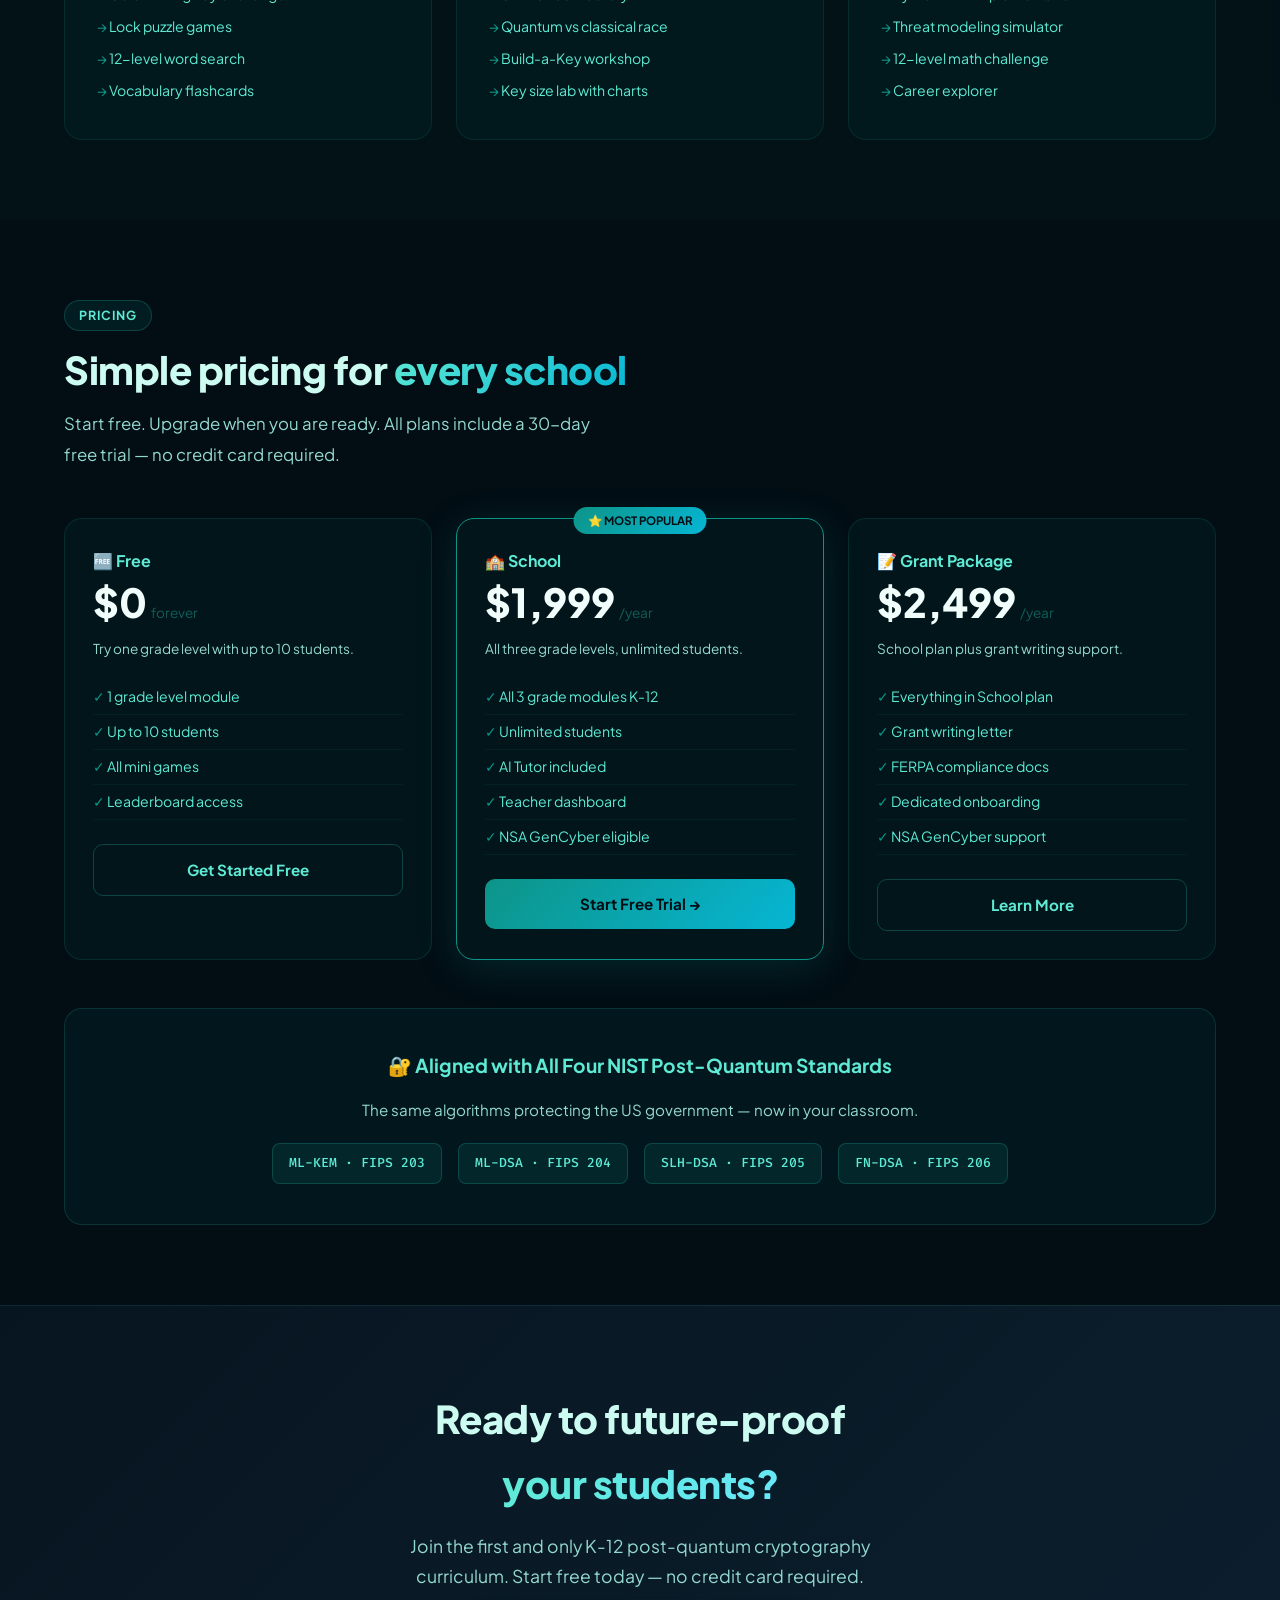
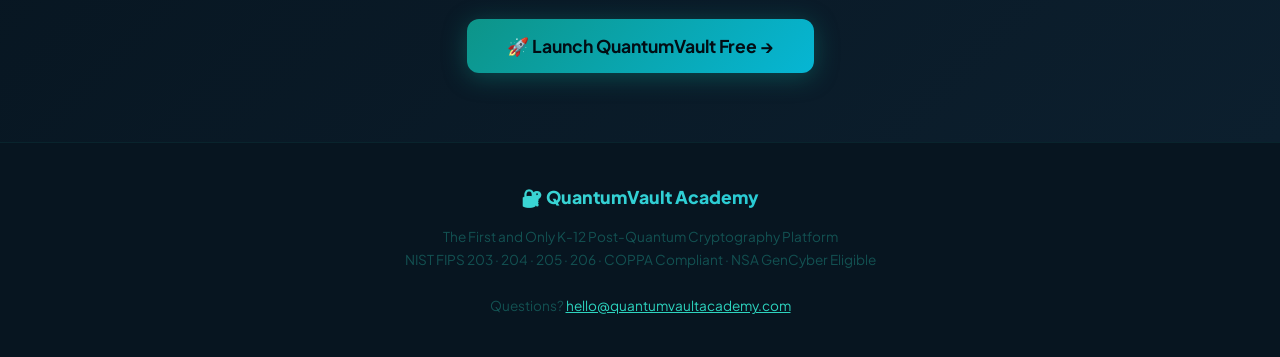
<file: landing/index (2).html>
<!DOCTYPE html>
<html lang="en">
<head>
    <meta charset="UTF-8">
    <meta name="viewport" content="width=device-width, initial-scale=1.0">
    <meta name="description" content="QuantumVault Academy — The only K-12 platform teaching NIST post-quantum cryptography standards (FIPS 203-206). Interactive games, AI tutoring, and real PQC curriculum for grades K-12.">
    <meta name="keywords" content="post-quantum cryptography, K-12 cybersecurity, NIST PQC, Kyber, Dilithium, SPHINCS+, Falcon, quantum computing education, FIPS 203, FIPS 204, FIPS 205, FIPS 206, cybersecurity curriculum">
    <meta name="author" content="QuantumVault Academy LLC">
    <meta name="robots" content="index, follow">
    <meta property="og:title" content="QuantumVault Academy — K-12 Post-Quantum Cryptography Education">
    <meta property="og:description" content="Teach students about quantum-safe encryption through interactive games and real NIST standards. Free to try!">
    <meta property="og:url" content="https://www.quantumvaultacademy.com">
    <meta property="og:type" content="website">
    <meta name="twitter:card" content="summary_large_image">
    <meta name="twitter:title" content="QuantumVault Academy — K-12 Post-Quantum Cryptography">
    <meta name="twitter:description" content="The only K-12 platform teaching all 4 NIST PQC standards. Free games, AI tutor, teacher dashboard.">
    <link rel="canonical" href="https://www.quantumvaultacademy.com">
<meta charset="UTF-8">
<meta name="viewport" content="width=device-width, initial-scale=1.0">
<title>QuantumVault Academy — K-12 Post-Quantum Cryptography</title>
<link rel="preconnect" href="https://fonts.googleapis.com">
<link href="https://fonts.googleapis.com/css2?family=Plus+Jakarta+Sans:wght@400;500;600;700;800&family=Fira+Code:wght@400;500&display=swap" rel="stylesheet">
<style>
*{margin:0;padding:0;box-sizing:border-box;}
:root{
    --teal:#0d9488;--teal-l:#2dd4bf;--teal-b:#5eead4;
    --cyan:#06b6d4;--cyan-l:#67e8f9;
    --navy:#020d14;--navy2:#071520;--navy3:#0c1f2e;
    --border:#164154;
}
body{font-family:'Plus Jakarta Sans',sans-serif;background:var(--navy);color:#ccfbf1;line-height:1.7;}

/* NAV */
nav{position:fixed;top:0;width:100%;z-index:100;
    background:rgba(2,13,20,0.85);backdrop-filter:blur(20px);
    border-bottom:1px solid rgba(45,212,191,0.1);padding:0 5%;}
.nav-inner{max-width:1200px;margin:0 auto;display:flex;
    justify-content:space-between;align-items:center;height:64px;}
.logo{font-size:1.2rem;font-weight:800;
    background:linear-gradient(135deg,var(--teal-b),var(--cyan-l));
    -webkit-background-clip:text;-webkit-text-fill-color:transparent;}
.nav-links{display:flex;gap:32px;list-style:none;}
.nav-links a{color:#5eead4;text-decoration:none;font-size:0.9rem;
    font-weight:500;transition:color 0.2s;}
.nav-links a:hover{color:var(--teal-b);}
.nav-cta{background:linear-gradient(135deg,var(--teal),var(--cyan));
    color:#020d14!important;padding:8px 20px;border-radius:8px;
    font-weight:700!important;transition:all 0.2s!important;}
.nav-cta:hover{box-shadow:0 4px 20px rgba(45,212,191,0.4);}

/* HERO */
.hero{min-height:100vh;display:flex;align-items:center;justify-content:center;
    text-align:center;padding:80px 5% 60px;position:relative;overflow:hidden;}
.hero::before{content:'';position:absolute;top:-200px;left:-200px;
    width:600px;height:600px;
    background:radial-gradient(circle,rgba(13,148,136,0.12),transparent);
    border-radius:50%;pointer-events:none;}
.hero::after{content:'';position:absolute;bottom:-200px;right:-200px;
    width:600px;height:600px;
    background:radial-gradient(circle,rgba(6,182,212,0.1),transparent);
    border-radius:50%;pointer-events:none;}
.hero-badge{display:inline-flex;align-items:center;gap:8px;
    background:rgba(13,148,136,0.12);border:1px solid rgba(45,212,191,0.25);
    border-radius:100px;padding:6px 16px;font-size:0.82rem;
    color:var(--teal-b);font-weight:600;margin-bottom:24px;letter-spacing:0.5px;}
h1{font-size:clamp(2.2rem,5vw,4rem);font-weight:800;line-height:1.15;
    margin-bottom:24px;letter-spacing:-1px;}
h1 span{background:linear-gradient(135deg,var(--teal-b),var(--cyan-l));
    -webkit-background-clip:text;-webkit-text-fill-color:transparent;}
.hero-sub{font-size:clamp(1rem,2vw,1.2rem);color:#94d9d0;max-width:580px;
    margin:0 auto 40px;line-height:1.8;}
.hero-btns{display:flex;gap:16px;justify-content:center;flex-wrap:wrap;}
.btn-primary{background:linear-gradient(135deg,var(--teal),var(--cyan));
    color:#020d14;padding:14px 32px;border-radius:12px;font-weight:700;
    font-size:1rem;text-decoration:none;transition:all 0.2s;
    box-shadow:0 4px 24px rgba(13,148,136,0.4);}
.btn-primary:hover{transform:translateY(-3px);box-shadow:0 8px 40px rgba(45,212,191,0.5);}
.btn-secondary{background:rgba(13,148,136,0.1);color:var(--teal-b);
    padding:14px 32px;border-radius:12px;font-weight:600;font-size:1rem;
    text-decoration:none;border:1px solid rgba(45,212,191,0.25);transition:all 0.2s;}
.btn-secondary:hover{background:rgba(13,148,136,0.2);border-color:var(--teal-l);}
.hero-stats{display:flex;gap:40px;justify-content:center;flex-wrap:wrap;
    margin-top:60px;padding-top:40px;border-top:1px solid rgba(45,212,191,0.1);}
.stat{text-align:center;}
.stat-n{font-size:2.2rem;font-weight:800;
    background:linear-gradient(135deg,var(--teal-b),var(--cyan));
    -webkit-background-clip:text;-webkit-text-fill-color:transparent;}
.stat-l{font-size:0.82rem;color:#2dd4bf80;font-weight:600;
    text-transform:uppercase;letter-spacing:1px;margin-top:4px;}

/* TRUST BAR */
.trust{background:rgba(13,148,136,0.05);border-top:1px solid rgba(45,212,191,0.1);
    border-bottom:1px solid rgba(45,212,191,0.1);padding:20px 5%;}
.trust-inner{max-width:1200px;margin:0 auto;display:flex;
    justify-content:center;gap:48px;flex-wrap:wrap;}
.trust-item{display:flex;align-items:center;gap:8px;
    font-size:0.85rem;color:#5eead4;font-weight:600;}

/* SECTIONS */
section{padding:80px 5%;}
.section-inner{max-width:1200px;margin:0 auto;}
.section-tag{display:inline-block;background:rgba(13,148,136,0.12);
    border:1px solid rgba(45,212,191,0.2);border-radius:100px;
    padding:4px 14px;font-size:0.78rem;color:var(--teal-b);
    font-weight:700;letter-spacing:1px;text-transform:uppercase;margin-bottom:16px;}
.section-title{font-size:clamp(1.8rem,3vw,2.6rem);font-weight:800;
    line-height:1.2;margin-bottom:16px;letter-spacing:-0.5px;}
.section-title span{background:linear-gradient(135deg,var(--teal-b),var(--cyan));
    -webkit-background-clip:text;-webkit-text-fill-color:transparent;}
.section-sub{font-size:1.05rem;color:#94d9d0;max-width:560px;line-height:1.8;}

/* FEATURES */
.features-grid{display:grid;grid-template-columns:repeat(auto-fit,minmax(300px,1fr));
    gap:24px;margin-top:48px;}
.feature-card{background:rgba(13,148,136,0.06);
    backdrop-filter:blur(16px);border:1px solid rgba(45,212,191,0.12);
    border-radius:18px;padding:28px;transition:all 0.3s;position:relative;overflow:hidden;}
.feature-card::before{content:'';position:absolute;top:0;left:0;right:0;height:2px;
    background:linear-gradient(90deg,var(--teal),var(--cyan));opacity:0;transition:opacity 0.3s;}
.feature-card:hover{transform:translateY(-4px);
    box-shadow:0 16px 48px rgba(13,148,136,0.15);
    border-color:rgba(45,212,191,0.25);}
.feature-card:hover::before{opacity:1;}
.feature-icon{font-size:2.5rem;margin-bottom:16px;display:block;}
.feature-title{font-size:1.15rem;font-weight:700;color:var(--teal-b);margin-bottom:8px;}
.feature-desc{font-size:0.92rem;color:#94d9d0;line-height:1.7;}

/* GRADES */
.grades-grid{display:grid;grid-template-columns:repeat(auto-fit,minmax(280px,1fr));
    gap:24px;margin-top:48px;}
.grade-card{border-radius:18px;padding:32px;
    border:1px solid rgba(45,212,191,0.1);
    background:rgba(13,148,136,0.05);transition:all 0.3s;}
.grade-card:hover{transform:translateY(-4px);}
.grade-label{display:inline-block;padding:4px 12px;border-radius:100px;
    font-size:0.78rem;font-weight:700;margin-bottom:16px;}
.grade-title{font-size:1.3rem;font-weight:800;color:var(--teal-b);margin-bottom:10px;}
.grade-desc{font-size:0.92rem;color:#94d9d0;line-height:1.7;margin-bottom:16px;}
.grade-features{list-style:none;}
.grade-features li{font-size:0.88rem;color:#5eead4;padding:4px 0;}
.grade-features li::before{content:'→ ';color:var(--teal);}

/* PRICING */
.pricing-grid{display:grid;grid-template-columns:repeat(auto-fit,minmax(260px,1fr));
    gap:24px;margin-top:48px;}
.price-card{background:rgba(13,148,136,0.06);border:1px solid rgba(45,212,191,0.12);
    border-radius:18px;padding:28px;transition:all 0.3s;position:relative;}
.price-card.popular{border-color:var(--teal);
    box-shadow:0 8px 40px rgba(13,148,136,0.2);}
.popular-badge{position:absolute;top:-12px;left:50%;transform:translateX(-50%);
    background:linear-gradient(135deg,var(--teal),var(--cyan));
    color:#020d14;font-size:0.72rem;font-weight:700;
    padding:4px 14px;border-radius:100px;white-space:nowrap;}
.price-name{font-size:1rem;font-weight:700;color:var(--teal-b);margin-bottom:8px;}
.price-amount{font-size:2.5rem;font-weight:800;color:#f0fdfa;line-height:1;}
.price-period{font-size:0.85rem;color:#2dd4bf60;margin-left:4px;}
.price-desc{font-size:0.85rem;color:#94d9d0;margin:12px 0 20px;}
.price-features{list-style:none;margin-bottom:24px;}
.price-features li{font-size:0.88rem;color:#5eead4;padding:5px 0;
    border-bottom:1px solid rgba(45,212,191,0.06);}
.price-features li::before{content:'✓  ';color:var(--teal);}
.price-btn{display:block;text-align:center;padding:12px;border-radius:10px;
    font-weight:700;font-size:0.95rem;text-decoration:none;transition:all 0.2s;}
.price-btn-primary{background:linear-gradient(135deg,var(--teal),var(--cyan));color:#020d14;}
.price-btn-primary:hover{box-shadow:0 4px 20px rgba(45,212,191,0.4);transform:translateY(-2px);}
.price-btn-outline{background:transparent;color:var(--teal-b);
    border:1px solid rgba(45,212,191,0.25);}
.price-btn-outline:hover{background:rgba(13,148,136,0.12);}

/* NIST BANNER */
.nist-banner{background:rgba(13,148,136,0.08);border:1px solid rgba(45,212,191,0.15);
    border-radius:18px;padding:40px;text-align:center;margin-top:48px;}
.nist-title{font-size:1.2rem;font-weight:700;color:var(--teal-b);margin-bottom:16px;}
.nist-algos{display:flex;gap:16px;justify-content:center;flex-wrap:wrap;margin-top:20px;}
.algo-chip{background:rgba(13,148,136,0.12);border:1px solid rgba(45,212,191,0.2);
    border-radius:8px;padding:8px 16px;font-size:0.82rem;
    color:var(--teal-b);font-family:'Fira Code',monospace;font-weight:500;}

/* CTA */
.cta{background:linear-gradient(135deg,var(--navy2),var(--navy3));
    border-top:1px solid rgba(45,212,191,0.1);text-align:center;padding:80px 5%;}
.cta h2{font-size:clamp(1.8rem,3vw,2.8rem);font-weight:800;
    margin-bottom:16px;letter-spacing:-0.5px;}
.cta p{font-size:1.1rem;color:#94d9d0;max-width:500px;margin:0 auto 40px;}

/* FOOTER */
footer{background:var(--navy2);border-top:1px solid rgba(45,212,191,0.08);
    padding:40px 5%;text-align:center;}
.footer-logo{font-size:1.1rem;font-weight:800;
    background:linear-gradient(135deg,var(--teal-b),var(--cyan));
    -webkit-background-clip:text;-webkit-text-fill-color:transparent;
    margin-bottom:12px;}
footer p{font-size:0.85rem;color:#2dd4bf50;line-height:1.7;}

/* Mobile */
@media(max-width:768px){
    .nav-links{display:none;}
    .hero-stats{gap:24px;}
    .trust-inner{gap:24px;}
    .stat-n{font-size:1.8rem;}
}
</style>
</head>
<body>

<nav>
  <div class="nav-inner">
    <div class="logo">🔐 QuantumVault Academy</div>
    <ul class="nav-links">
      <li><a href="#features">Features</a></li>
      <li><a href="#grades">Grades</a></li>
      <li><a href="#pricing">Pricing</a></li>
      <li><a href="https://www.quantumvaultacademy.com" class="nav-cta">Launch App →</a></li>
    </ul>
  </div>
</nav>

<section class="hero">
  <div>
    <div class="hero-badge">⚛️ NIST FIPS 203 · 204 · 205 · 206 Aligned</div>
    <h1>The First K-12 <span>Post-Quantum</span><br>Cryptography Platform</h1>
    <p class="hero-sub">Teach students the algorithms protecting the internet from quantum computers. Interactive games, AI tutoring, and real NIST standards — for every grade level.</p>
    <div class="hero-btns">
      <a href="https://www.quantumvaultacademy.com" class="btn-primary">🚀 Try It Free</a>
      <a href="#features" class="btn-secondary">See Features →</a>
    </div>
    <div class="hero-stats">
      <div class="stat"><div class="stat-n">K–12</div><div class="stat-l">All Grade Levels</div></div>
      <div class="stat"><div class="stat-n">120+</div><div class="stat-l">Unique Challenges</div></div>
      <div class="stat"><div class="stat-n">4</div><div class="stat-l">NIST Standards</div></div>
      <div class="stat"><div class="stat-n">7+</div><div class="stat-l">Interactive Games</div></div>
    </div>
  </div>
</section>

<section id="free" style="background:linear-gradient(135deg,#0f0a1e 0%,#1a0a2e 100%);padding:70px 20px;text-align:center;border-top:1px solid #2d1b69;border-bottom:1px solid #2d1b69;">
  <div style="max-width:600px;margin:0 auto;">
    <p style="color:#a78bfa;font-size:12px;font-weight:800;letter-spacing:3px;text-transform:uppercase;margin-bottom:14px;">
      &#127891; Free for Teachers
    </p>
    <h2 style="color:white;font-size:2rem;font-weight:800;margin-bottom:14px;line-height:1.2;">
      Get the Free Teacher Pack
    </h2>
    <p style="color:#94a3b8;font-size:1rem;line-height:1.7;margin-bottom:10px;">
      12 comprehension check answer keys, three run guides, and a complete pacing guide.<br>
      <strong style="color:#c4b5fd;">No cryptography background required.</strong>
    </p>
    <div style="display:flex;gap:10px;justify-content:center;flex-wrap:wrap;margin:16px 0 24px;">
      <span style="background:#1e1040;border:1px solid #4c1d95;border-radius:20px;padding:6px 14px;color:#c4b5fd;font-size:13px;">&#10003; Level 1 · Explorer (K-5)</span>
      <span style="background:#1e1040;border:1px solid #4c1d95;border-radius:20px;padding:6px 14px;color:#c4b5fd;font-size:13px;">&#10003; Level 2 · Agent (6-8)</span>
      <span style="background:#1e1040;border:1px solid #4c1d95;border-radius:20px;padding:6px 14px;color:#c4b5fd;font-size:13px;">&#10003; Level 3 · Specialist (9-12)</span>
    </div>
    <!-- Kit (ConvertKit) embed form — replace the form below with your Kit embed code -->
    <form name="teacher-pack" netlify style="max-width:420px;margin:0 auto;">
      <input type="hidden" name="form-name" value="teacher-pack">
      <input
        type="text"
        name="name"
        placeholder="Your first name"
        required
        style="width:100%;padding:14px 16px;border-radius:10px;border:1px solid #4c1d95;
        background:#1a0a2e;color:white;font-size:15px;margin-bottom:10px;
        box-sizing:border-box;outline:none;"
      >
      <input
        type="email"
        name="email"
        placeholder="Your school email address"
        required
        style="width:100%;padding:14px 16px;border-radius:10px;border:1px solid #4c1d95;
        background:#1a0a2e;color:white;font-size:15px;margin-bottom:10px;
        box-sizing:border-box;outline:none;"
      >
      <input
        type="text"
        name="school"
        placeholder="School name (optional)"
        style="width:100%;padding:14px 16px;border-radius:10px;border:1px solid #4c1d95;
        background:#1a0a2e;color:white;font-size:15px;margin-bottom:14px;
        box-sizing:border-box;outline:none;"
      >
      <button
        type="submit"
        style="width:100%;padding:15px;border-radius:10px;border:none;
        background:linear-gradient(135deg,#7c3aed,#4f46e5);color:white;
        font-size:16px;font-weight:800;cursor:pointer;letter-spacing:0.5px;">
        &#128274; Send Me the Free Teacher Pack
      </button>
      <p style="color:#475569;font-size:12px;margin-top:12px;line-height:1.5;">
        No spam. One email with your PDF, then weekly updates you can unsubscribe from anytime.
      </p>
    </form>
  </div>
</section>


<div class="trust">
  <div class="trust-inner">
    <div class="trust-item">🔒 COPPA Compliant</div>
    <div class="trust-item">🎓 NSA GenCyber Eligible</div>
    <div class="trust-item">↩️ 30-Day Free Trial</div>
    <div class="trust-item">⚛️ NIST FIPS 203-206</div>
    <div class="trust-item">🤖 AI-Powered Tutoring</div>
  </div>
</div>

<section id="features">
  <div class="section-inner">
    <div class="section-tag">Features</div>
    <h2 class="section-title">Everything students need to<br><span>master post-quantum crypto</span></h2>
    <p class="section-sub">From story-based learning for K-5 to real Python LWE code for high schoolers — QuantumVault meets every student where they are.</p>
    <div class="features-grid">
      <div class="feature-card">
        <span class="feature-icon">🎮</span>
        <div class="feature-title">12-Level Games</div>
        <div class="feature-desc">7 interactive games with 12 progressive levels each — Falling Blocks, Lattice Maze, Tower Defense, Zombie Blast, and more. Learning disguised as play.</div>
      </div>
      <div class="feature-card">
        <span class="feature-icon">🤖</span>
        <div class="feature-title">AI PQC Tutor</div>
        <div class="feature-desc">Grade-adaptive AI tutor powered by Claude AI. Answers student questions about Kyber, lattices, and NIST standards in age-appropriate language.</div>
      </div>
      <div class="feature-card">
        <span class="feature-icon">🧩</span>
        <div class="feature-title">Cipher Decoder + Escape Room</div>
        <div class="feature-desc">12-level cipher challenge from Caesar to real LWE math. Timed escape room with 5 PQC puzzles. Students race the quantum monster!</div>
      </div>
      <div class="feature-card">
        <span class="feature-icon">💻</span>
        <div class="feature-title">Real Python Code</div>
        <div class="feature-desc">High schoolers write and run actual LWE encryption code. Experiment with noise parameters and watch decryption fail in real time.</div>
      </div>
      <div class="feature-card">
        <span class="feature-icon">📊</span>
        <div class="feature-title">Teacher Dashboard</div>
        <div class="feature-desc">Track every student's XP, badges, and completion rates. Export class data as CSV. Set weekly challenges and monitor engagement.</div>
      </div>
      <div class="feature-card">
        <span class="feature-icon">🏆</span>
        <div class="feature-title">XP, Badges & Certificates</div>
        <div class="feature-desc">Students earn XP, unlock trading cards, customize their character, and download printed certificates of completion. Parents love sharing these.</div>
      </div>
    </div>
  </div>
</section>

<section id="grades" style="background:rgba(13,148,136,0.03);">
  <div class="section-inner">
    <div class="section-tag">Curriculum</div>
    <h2 class="section-title">Built for <span>every grade level</span></h2>
    <p class="section-sub">Age-appropriate content from kindergarten through 12th grade. One platform, three complete curricula.</p>
    <div class="grades-grid">
      <div class="grade-card">
        <span class="grade-label" style="background:rgba(16,185,129,0.15);color:#10b981">🟢 K-5 Elementary</span>
        <div class="grade-title">Agent Pixel's Adventure</div>
        <div class="grade-desc">Story-based learning with Agent Pixel and Byte the robot. No math required — just imagination and curiosity.</div>
        <ul class="grade-features">
          <li>5-chapter illustrated story</li>
          <li>Color mixing key exchange</li>
          <li>Lock puzzle games</li>
          <li>12-level word search</li>
          <li>Vocabulary flashcards</li>
        </ul>
      </div>
      <div class="grade-card">
        <span class="grade-label" style="background:rgba(124,109,250,0.15);color:#a5b4fc">🟡 6-8 Middle School</span>
        <div class="grade-title">The Codebreaker Crew</div>
        <div class="grade-desc">Real math concepts behind PQC — lattices, hash functions, and key sizes — made visual and interactive.</div>
        <ul class="grade-features">
          <li>Live lattice visualizer</li>
          <li>SHA-3 hash factory</li>
          <li>Quantum vs classical race</li>
          <li>Build-a-Key workshop</li>
          <li>Key size lab with charts</li>
        </ul>
      </div>
      <div class="grade-card">
        <span class="grade-label" style="background:rgba(244,92,92,0.15);color:#f45c5c">🔴 9-12 High School</span>
        <div class="grade-title">Professional PQC</div>
        <div class="grade-desc">NIST timeline, algorithm comparison lab, real Python LWE code, threat modeling, and 12-level math challenges.</div>
        <ul class="grade-features">
          <li>Full NIST timeline</li>
          <li>Python LWE implementation</li>
          <li>Threat modeling simulator</li>
          <li>12-level math challenge</li>
          <li>Career explorer</li>
        </ul>
      </div>
    </div>
  </div>
</section>

<section id="pricing">
  <div class="section-inner">
    <div class="section-tag">Pricing</div>
    <h2 class="section-title">Simple pricing for <span>every school</span></h2>
    <p class="section-sub">Start free. Upgrade when you are ready. All plans include a 30-day free trial — no credit card required.</p>
    <div class="pricing-grid">
      <div class="price-card">
        <div class="price-name">🆓 Free</div>
        <div><span class="price-amount">$0</span><span class="price-period">forever</span></div>
        <div class="price-desc">Try one grade level with up to 10 students.</div>
        <ul class="price-features">
          <li>1 grade level module</li>
          <li>Up to 10 students</li>
          <li>All mini games</li>
          <li>Leaderboard access</li>
        </ul>
        <a href="https://www.quantumvaultacademy.com" class="price-btn price-btn-outline">Get Started Free</a>
      </div>
      <div class="price-card popular">
        <div class="popular-badge">⭐ MOST POPULAR</div>
        <div class="price-name">🏫 School</div>
        <div><span class="price-amount">$1,999</span><span class="price-period">/year</span></div>
        <div class="price-desc">All three grade levels, unlimited students.</div>
        <ul class="price-features">
          <li>All 3 grade modules K-12</li>
          <li>Unlimited students</li>
          <li>AI Tutor included</li>
          <li>Teacher dashboard</li>
          <li>NSA GenCyber eligible</li>
        </ul>
        <a href="https://www.quantumvaultacademy.com" class="price-btn price-btn-primary">Start Free Trial →</a>
      </div>
      <div class="price-card">
        <div class="price-name">📝 Grant Package</div>
        <div><span class="price-amount">$2,499</span><span class="price-period">/year</span></div>
        <div class="price-desc">School plan plus grant writing support.</div>
        <ul class="price-features">
          <li>Everything in School plan</li>
          <li>Grant writing letter</li>
          <li>FERPA compliance docs</li>
          <li>Dedicated onboarding</li>
          <li>NSA GenCyber support</li>
        </ul>
        <a href="https://www.quantumvaultacademy.com" class="price-btn price-btn-outline">Learn More</a>
      </div>
    </div>
    <div class="nist-banner">
      <div class="nist-title">🔐 Aligned with All Four NIST Post-Quantum Standards</div>
      <p style="color:#94d9d0;font-size:0.95rem">The same algorithms protecting the US government — now in your classroom.</p>
      <div class="nist-algos">
        <div class="algo-chip">ML-KEM · FIPS 203</div>
        <div class="algo-chip">ML-DSA · FIPS 204</div>
        <div class="algo-chip">SLH-DSA · FIPS 205</div>
        <div class="algo-chip">FN-DSA · FIPS 206</div>
      </div>
    </div>
  </div>
</section>

<section class="cta">
  <h2>Ready to future-proof<br><span style="background:linear-gradient(135deg,#5eead4,#67e8f9);-webkit-background-clip:text;-webkit-text-fill-color:transparent">your students?</span></h2>
  <p>Join the first and only K-12 post-quantum cryptography curriculum. Start free today — no credit card required.</p>
  <a href="https://www.quantumvaultacademy.com" class="btn-primary" style="font-size:1.1rem;padding:16px 40px;">🚀 Launch QuantumVault Free →</a>
</section>

<footer>
  <div class="footer-logo">🔐 QuantumVault Academy</div>
  <p>The First and Only K-12 Post-Quantum Cryptography Platform<br>
  NIST FIPS 203 · 204 · 205 · 206 · COPPA Compliant · NSA GenCyber Eligible<br><br>
  Questions? <a href="mailto:hello@quantumvaultacademy.com" style="color:#2dd4bf">hello@quantumvaultacademy.com</a></p>
</footer>

</body>
</html>
</file>
